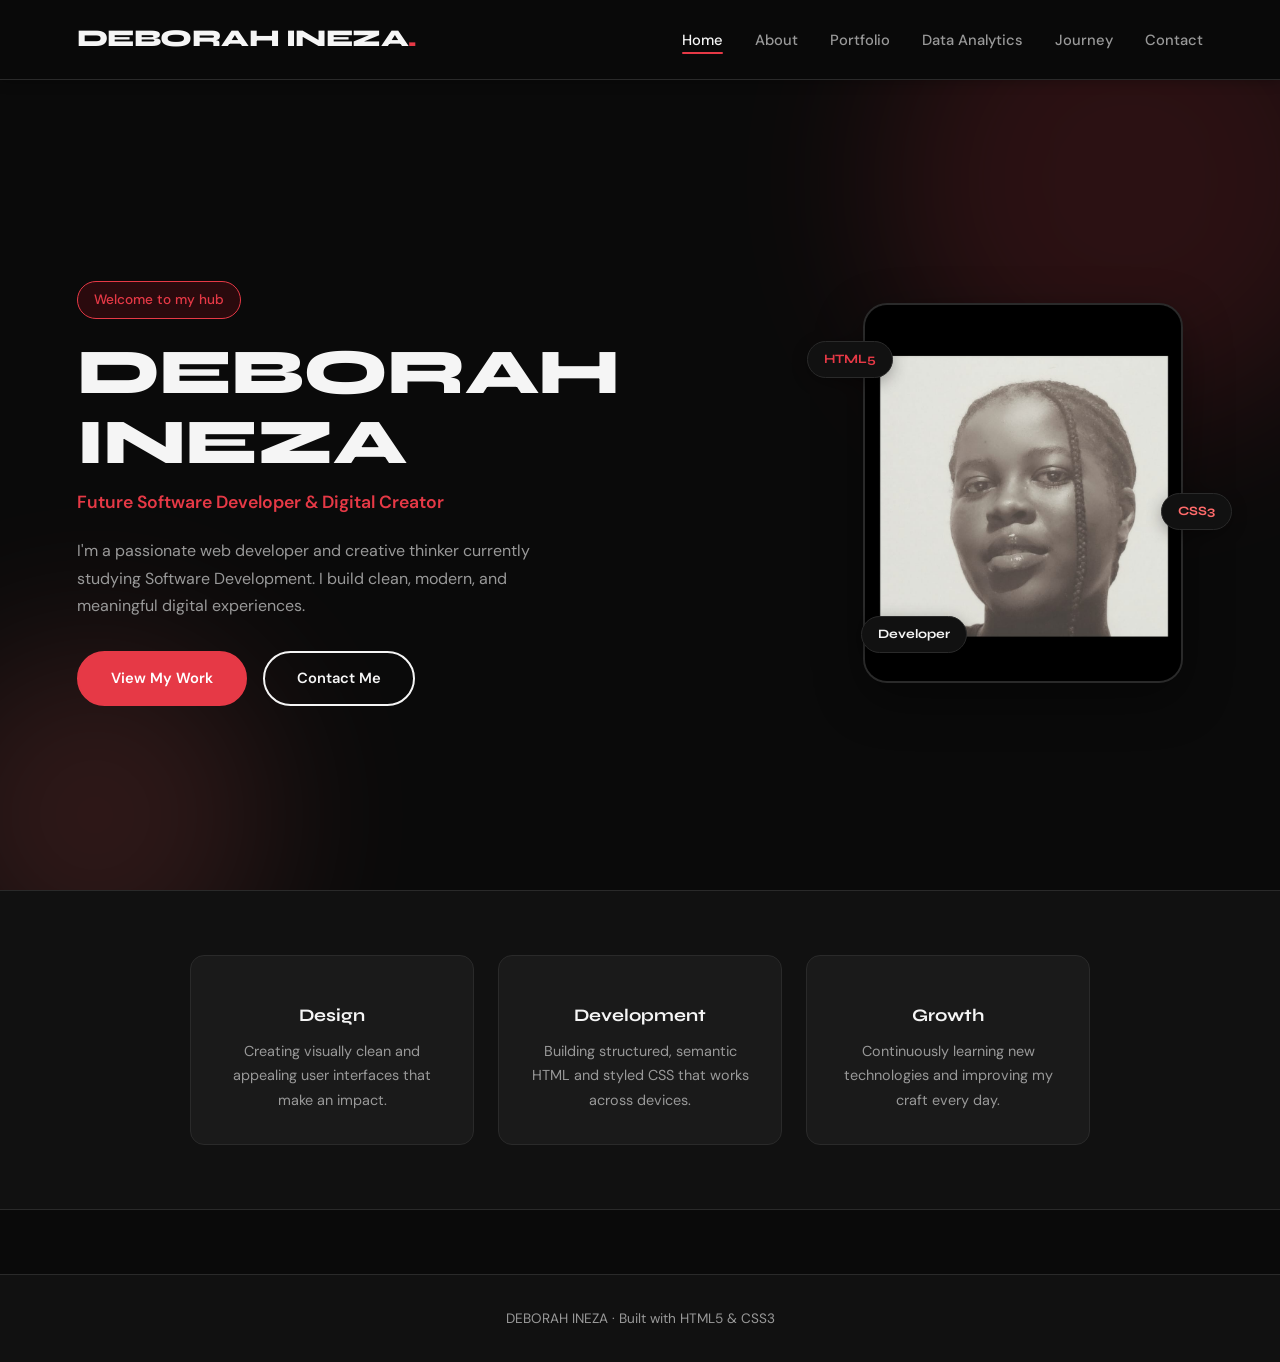
<file: index.html>
<!DOCTYPE html>
<html lang="en">

<head>
    <meta charset="UTF-8" />
    <meta name="viewport" content="width=device-width, initial-scale=1.0" />
    <title>Profile Hub | Home</title>
    <link rel="stylesheet" href="style.css" />
    <link
        href="https://fonts.googleapis.com/css2?family=Syne:wght@400;700;800&family=DM+Sans:ital,wght@0,300;0,400;0,500;1,300&display=swap"
        rel="stylesheet" />
</head>

<body>

    <!-- NAVIGATION -->
    <nav class="navbar">
        <div class="nav-logo">DEBORAH INEZA<span>.</span></div>
       <ul class="nav-links" id="navLinks">
    <li><a href="index.html" class="active">Home</a></li>
    <li><a href="about.html">About</a></li>
    <li><a href="portfolio.html">Portfolio</a></li>
    <li><a href="data.html">Data Analytics</a></li>
    <li><a href="journey.html">Journey</a></li>
    <li><a href="contact.html">Contact</a></li>
        </ul>
        <div class="hamburger" id="hamburger">
            <span></span>
            <span></span>
            <span></span>
        </div>
    </nav>

    <!-- HERO SECTION -->
    <section class="hero">
        <div class="hero-bg-circle circle-1"></div>
        <div class="hero-bg-circle circle-2"></div>

        <div class="hero-content">
            <p class="hero-tag">Welcome to my hub</p>
            <h1 class="hero-name">DEBORAH INEZA </h1>
            <p class="hero-tagline">Future Software Developer &amp; Digital Creator</p>
            <p class="hero-intro">
                I'm a passionate web developer and creative thinker currently studying Software Development.
                I build clean, modern, and meaningful digital experiences.
            <div class="hero-buttons">
                <a href="portfolio.html" class="btn btn-primary">View My Work</a>
                <a href="contact.html" class="btn btn-outline">Contact Me</a>
            </div>
        </div>

        <div class="hero-image-wrapper">
            <div class="hero-image-frame">
                <!-- Replace src with your own photo -->
                <img src="PFP.jpeg" alt="Your Name"  />

            </div>
            <div class="hero-badge badge-1">HTML5</div>
            <div class="hero-badge badge-2">CSS3</div>
            <div class="hero-badge badge-3">Developer</div>
        </div>
    </section>

    <!-- FEATURED INTRO SECTION -->
    <section class="intro-section">
        <div class="intro-grid">
            <div class="intro-card">
                <div class="intro-icon"></div>
                <h3>Design</h3>
                <p>Creating visually clean and appealing user interfaces that make an impact.</p>
            </div>
            <div class="intro-card">
                <div class="intro-icon"></div>
                <h3>Development</h3>
                <p>Building structured, semantic HTML and styled CSS that works across devices.</p>
            </div>
            <div class="intro-card">
                <div class="intro-icon"></div>
                <h3>Growth</h3>
                <p>Continuously learning new technologies and improving my craft every day.</p>
            </div>
        </div>
    </section>

    <!-- FOOTER -->
    <footer class="footer">
        <p>DEBORAH INEZA · Built with HTML5 &amp; CSS3</p>
    </footer>

    <script>
        const hamburger = document.getElementById('hamburger');
        const navLinks = document.getElementById('navLinks');
        hamburger.addEventListener('click', () => {
            hamburger.classList.toggle('active');
            navLinks.classList.toggle('active');
        });
    </script>

</body>
</html>
</file>
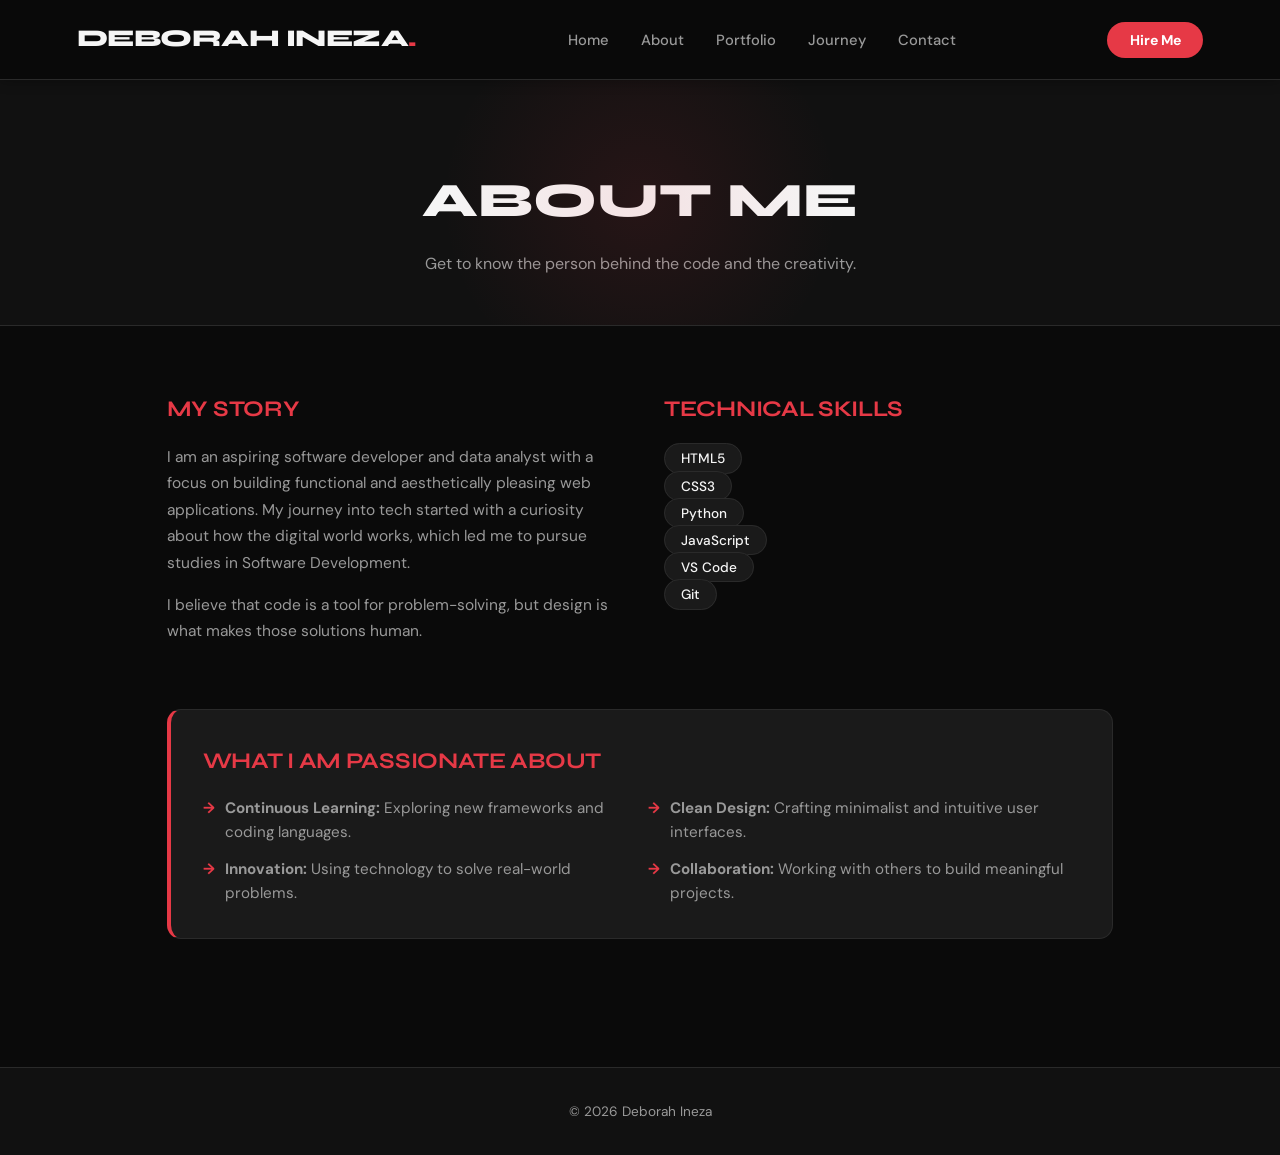
<file: about.html>
<!DOCTYPE html>
<html lang="en">

<head>
    <meta charset="UTF-8">
    <meta name="viewport" content="width=device-width, initial-scale=1.0">
    <title>About Me | Profile Hub</title>
    <link rel="stylesheet" href="style.css">
    <link
        href="https://fonts.googleapis.com/css2?family=Syne:wght@400;700;800&family=DM+Sans:wght@300;400;500&display=swap"
        rel="stylesheet">
</head>

<body>

   <nav class="navbar">
    <div class="nav-logo">DEBORAH INEZA<span>.</span></div>
    <ul class="nav-links" id="navLinks">
        <li><a href="index.html">Home</a></li>
        <li><a href="about.html">About</a></li>
        <li><a href="portfolio.html">Portfolio</a></li>
        <li><a href="journey.html">Journey</a></li>
        <li><a href="contact.html">Contact</a></li>
    </ul>
    <div class="nav-cta"><a href="contact.html">Hire Me</a></div>
    <div class="hamburger" id="hamburger">
        <span></span>
        <span></span>
        <span></span>
    </div>
</nav>

    <header class="page-header">
        <h1>ABOUT ME</h1>
        <p>Get to know the person behind the code and the creativity.</p>
    </header>

    <main class="about-section">
        <div class="about-grid">

            <article class="about-bio">
                <h2>MY STORY</h2>
                <p>
                    I am an aspiring software developer and data analyst with a focus on building
                    functional and aesthetically pleasing web applications. My journey into tech
                    started with a curiosity about how the digital world works, which led me to
                    pursue studies in Software Development.
                </p>
                <p>
                    I believe that code is a tool for problem-solving, but design is what makes those
                    solutions human.
                </p>
            </article>

            <section class="skills-section">
                <h2>TECHNICAL SKILLS</h2>
                <div class="skills-grid">
                    <ul>
                        <li><span class="skill-tag">HTML5</span></li>
                        <li><span class="skill-tag">CSS3</span></li>
                        <li><span class="skill-tag">Python</span></li>
                        <li><span class="skill-tag">JavaScript</span></li>
                        <li><span class="skill-tag">VS Code</span></li>
                        <li><span class="skill-tag">Git</span></li>
                    </ul>
                </div>

            </section>
        </div>

        <section class="passion-section">
            <h2>WHAT I AM PASSIONATE ABOUT </h2>
            <ul class="passion-list">
                <li><strong>Continuous Learning:</strong> Exploring new frameworks and coding languages.</li>
                <li><strong>Clean Design:</strong> Crafting minimalist and intuitive user interfaces.</li>
                <li><strong>Innovation:</strong> Using technology to solve real-world problems.</li>
                <li><strong>Collaboration:</strong> Working with others to build meaningful projects.</li>
            </ul>
        </section>
    </main>

    <footer class="footer">
        <p>© 2026 Deborah Ineza </p>
    </footer>
<script>
    const hamburger = document.getElementById('hamburger');
    const navLinks = document.getElementById('navLinks');
    hamburger.addEventListener('click', () => {
        hamburger.classList.toggle('active');
        navLinks.classList.toggle('active');
    });
</script>
</body>

</html>
</file>
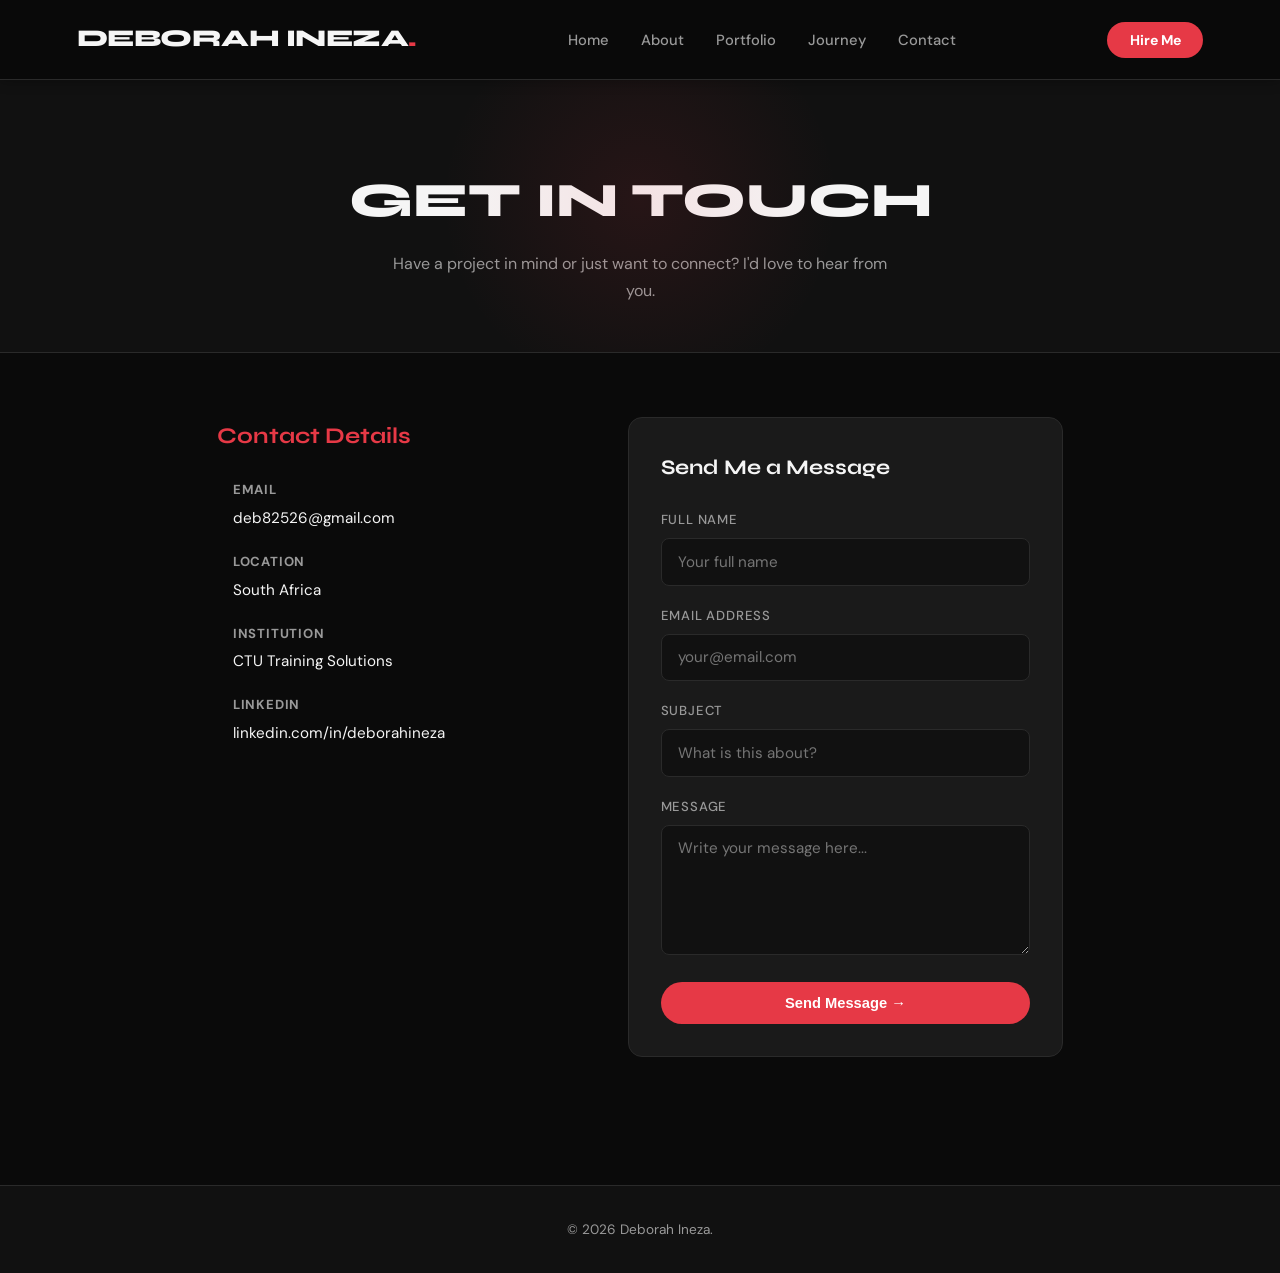
<file: contact.html>
<!DOCTYPE html>
<html lang="en">

<head>
    <meta charset="UTF-8">
    <meta name="viewport" content="width=device-width, initial-scale=1.0">
    <title>Contact | Profile Hub</title>
    <link rel="stylesheet" href="style.css">
    <link
        href="https://fonts.googleapis.com/css2?family=Syne:wght@400;700;800&family=DM+Sans:wght@300;400;500&display=swap"
        rel="stylesheet">
</head>

<body>
<nav class="navbar">
    <div class="nav-logo">DEBORAH INEZA<span>.</span></div>
    <ul class="nav-links" id="navLinks">
        <li><a href="index.html">Home</a></li>
        <li><a href="about.html">About</a></li>
        <li><a href="portfolio.html">Portfolio</a></li>
        <li><a href="journey.html">Journey</a></li>
        <li><a href="contact.html">Contact</a></li>
    </ul>
    <div class="nav-cta"><a href="contact.html">Hire Me</a></div>
    <div class="hamburger" id="hamburger">
        <span></span>
        <span></span>
        <span></span>
    </div>
</nav>

    <header class="page-header">
        <h1>GET IN TOUCH</h1>
        <p>Have a project in mind or just want to connect? I'd love to hear from you.</p>
    </header>

    <main class="contact-section">

        <!-- CONTACT DETAILS -->
        <section class="contact-info">
            <h2>Contact Details</h2>

            <div class="contact-detail">
                <span class="icon"></span>
                <div>
                    <strong>Email</strong>
                    <span>deb82526@gmail.com</span>
                    
                </div>
            </div>

            <div class="contact-detail">
                <span class="icon"></span>
                <div>
                    <strong>Location</strong>
                    <span>South Africa</span>
                </div>
            </div>

            <div class="contact-detail">
                <span class="icon"></span>
                <div>
                    <strong>Institution</strong>
                    <span>CTU Training Solutions</span>
                </div>
            </div>

            <div class="contact-detail">
                <span class="icon"></span>
                <div>
                    <strong>LinkedIn</strong>
<a href="https://www.linkedin.com/in/deborahineza" target="_blank" rel="noopener noreferrer">
    <span>linkedin.com/in/deborahineza</span>
</a>
                </div>
            </div>

        </section>

        <!-- CONTACT FORM -->
<!-- CONTACT FORM -->
<section class="contact-form">
    <h2>Send Me a Message</h2>

    <form action="https://formspree.io/f/mdeojvbz" method="POST">

        <div class="form-group">
            <label for="name">Full Name</label>
            <input type="text" id="name" name="name" placeholder="Your full name" required>
        </div>

        <div class="form-group">
            <label for="email">Email Address</label>
            <input type="email" id="email" name="email" placeholder="your@email.com" required>
        </div>

        <div class="form-group">
            <label for="subject">Subject</label>
            <input type="text" id="subject" name="subject" placeholder="What is this about?">
        </div>

        <div class="form-group">
            <label for="message">Message</label>
            <textarea id="message" name="message" placeholder="Write your message here..." required></textarea>
        </div>

        <button type="submit" class="btn btn-primary" style="width:100%; border:none;">
            Send Message →
        </button>

    </form>
</section>

    </main>

    <footer class="footer">
        <p>© 2026 Deborah Ineza. </p>
    </footer>
<script>
    const hamburger = document.getElementById('hamburger');
    const navLinks = document.getElementById('navLinks');
    hamburger.addEventListener('click', () => {
        hamburger.classList.toggle('active');
        navLinks.classList.toggle('active');
    });
</script>
</body>

</html>
</file>
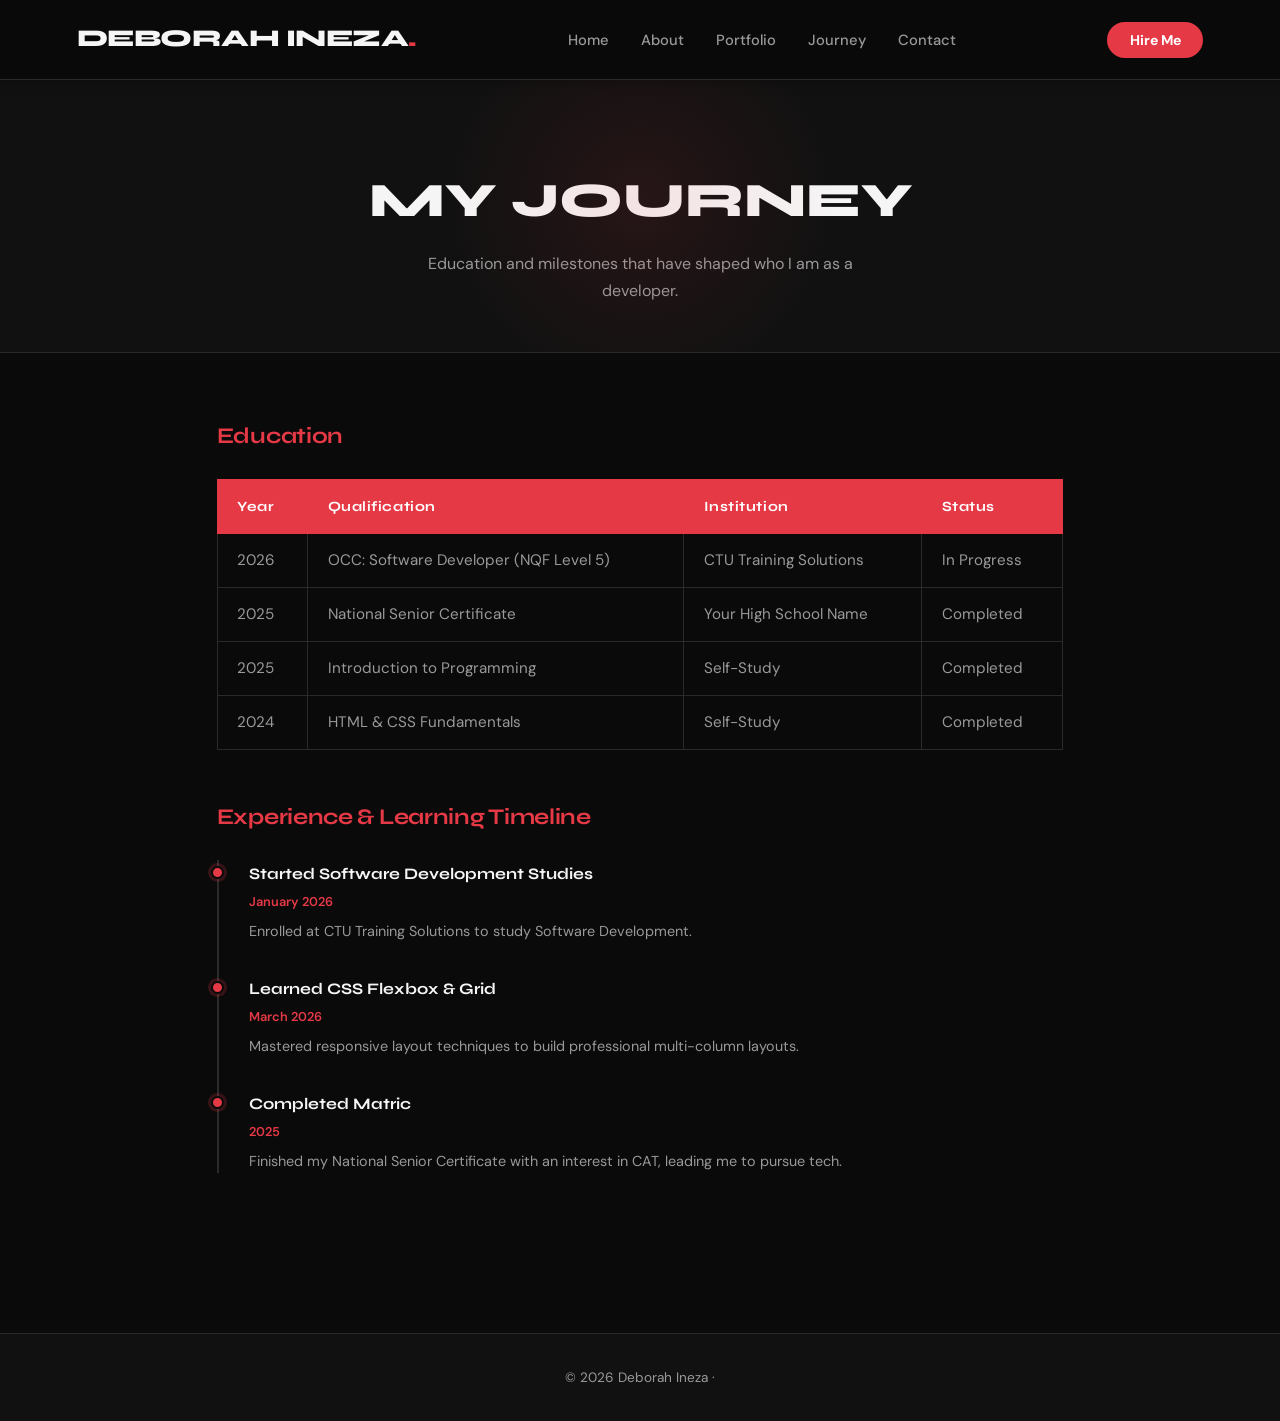
<file: journey.html>
<!DOCTYPE html>
<html lang="en">

<head>
    <meta charset="UTF-8">
    <meta name="viewport" content="width=device-width, initial-scale=1.0">
    <title>Journey | Profile Hub</title>
    <link rel="stylesheet" href="style.css">
    <link
        href="https://fonts.googleapis.com/css2?family=Syne:wght@400;700;800&family=DM+Sans:wght@300;400;500&display=swap"
        rel="stylesheet">
</head>

<body>

  <nav class="navbar">
    <div class="nav-logo">DEBORAH INEZA<span>.</span></div>
    <ul class="nav-links" id="navLinks">
        <li><a href="index.html">Home</a></li>
        <li><a href="about.html">About</a></li>
        <li><a href="portfolio.html">Portfolio</a></li>
        <li><a href="journey.html">Journey</a></li>
        <li><a href="contact.html">Contact</a></li>
    </ul>
    <div class="nav-cta"><a href="contact.html">Hire Me</a></div>
    <div class="hamburger" id="hamburger">
        <span></span>
        <span></span>
        <span></span>
    </div>
</nav>
    <header class="page-header">
        <h1>MY JOURNEY</h1>
        <p>Education and milestones that have shaped who I am as a developer.</p>
    </header>

    <main class="journey-section">

        <!-- EDUCATION TABLE -->
        <h2>Education</h2>
        <table class="edu-table">
            <thead>
                <tr>
                    <th>Year</th>
                    <th>Qualification</th>
                    <th>Institution</th>
                    <th>Status</th>
                </tr>
            </thead>
            <tbody>
                <tr>
                    <td>2026</td>
                    <td>OCC: Software Developer (NQF Level 5)</td>
                    <td>CTU Training Solutions</td>
                    <td>In Progress</td>
                </tr>
                <tr>
                    <td>2025</td>
                    <td>National Senior Certificate</td>
                    <td>Your High School Name</td>
                    <td>Completed</td>
                </tr>
                <tr>
                    <td>2025</td>
                    <td>Introduction to Programming</td>
                    <td>Self-Study</td>
                    <td>Completed</td>
                </tr>
                <tr>
                    <td>2024</td>
                    <td>HTML & CSS Fundamentals</td>
                    <td>Self-Study</td>
                    <td>Completed</td>
                </tr>
            </tbody>
        </table>

        <!-- TIMELINE -->
        <h2>Experience & Learning Timeline</h2>
        <div class="timeline">

            <div class="timeline-item">
                <h3>Started Software Development Studies</h3>
                <p class="tl-date">January 2026</p>
                <p>Enrolled at CTU Training Solutions to study Software Development.</p>
            </div>



            <div class="timeline-item">
                <h3>Learned CSS Flexbox & Grid</h3>
                <p class="tl-date">March 2026</p>
                <p>Mastered responsive layout techniques to build professional multi-column layouts.</p>
            </div>

            <div class="timeline-item">
                <h3>Completed Matric</h3>
                <p class="tl-date">2025</p>
                <p>Finished my National Senior Certificate with an interest in CAT, leading me to pursue tech.</p>
            </div>

        </div>

    </main>

    <footer class="footer">
        <p>© 2026 Deborah Ineza · </p>
    </footer>
<script>
    const hamburger = document.getElementById('hamburger');
    const navLinks = document.getElementById('navLinks');
    hamburger.addEventListener('click', () => {
        hamburger.classList.toggle('active');
        navLinks.classList.toggle('active');
    });
</script>
</body>

</html>
</file>
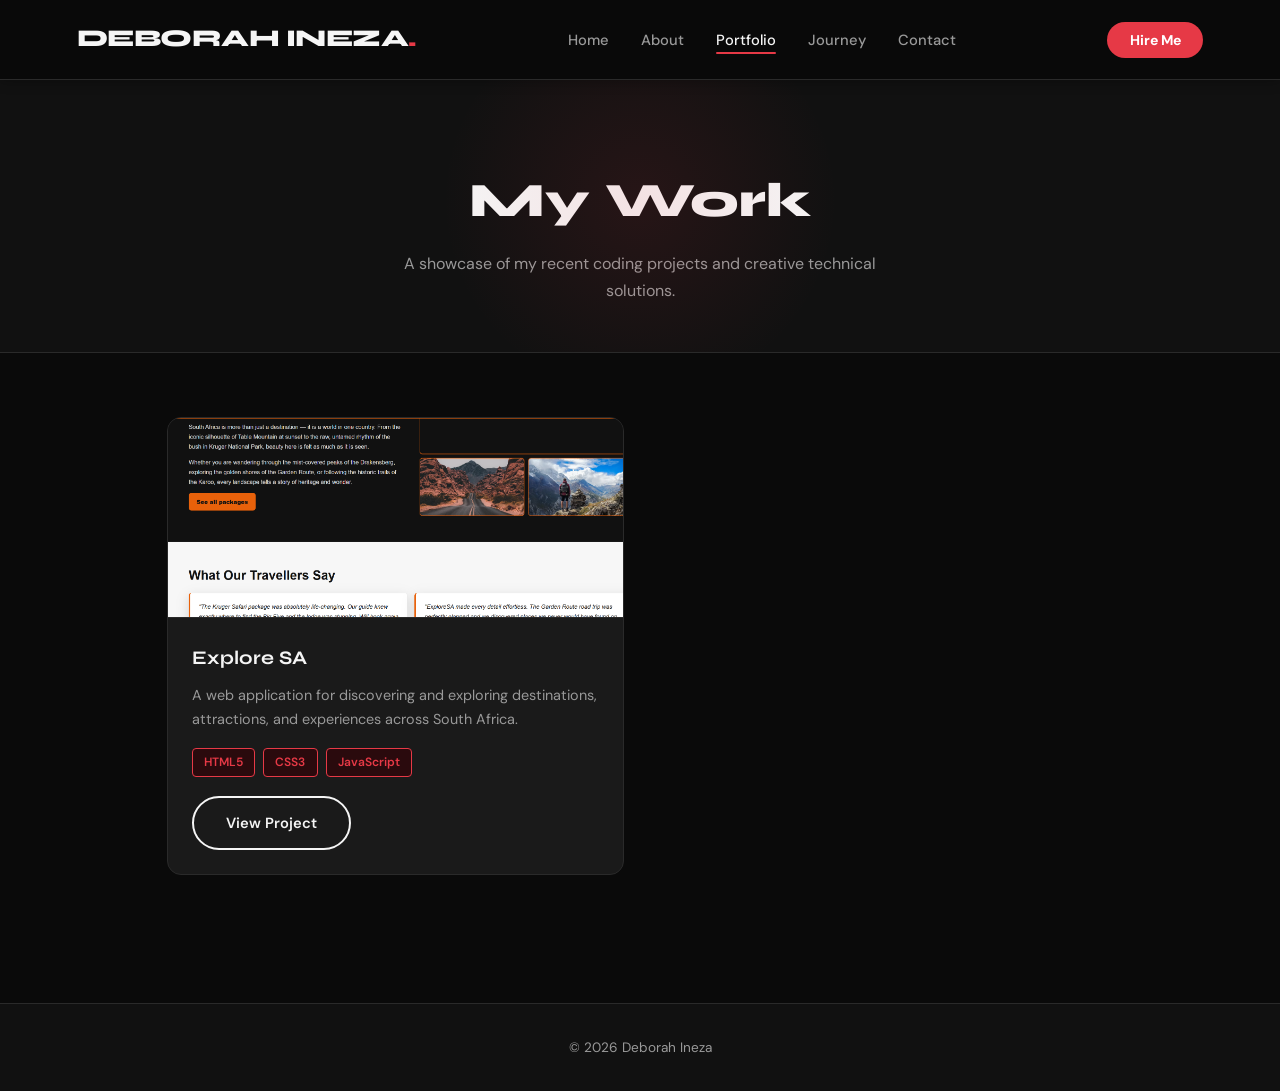
<file: portfolio.html>
<!DOCTYPE html>
<html lang="en">

<head>
    <meta charset="UTF-8">
    <meta name="viewport" content="width=device-width, initial-scale=1.0">
    <title>Portfolio | Profile Hub</title>
    <link rel="stylesheet" href="style.css">
    <link
        href="https://fonts.googleapis.com/css2?family=Syne:wght@400;700;800&family=DM+Sans:wght@300;400;500&display=swap"
        rel="stylesheet">
</head>

<body>

    <nav class="navbar">
        <div class="nav-logo">DEBORAH INEZA<span>.</span></div>
        <ul class="nav-links" id="navLinks">
            <li><a href="index.html">Home</a></li>
            <li><a href="about.html">About</a></li>
            <li><a href="portfolio.html" class="active">Portfolio</a></li>
            <li><a href="journey.html">Journey</a></li>
            <li><a href="contact.html">Contact</a></li>
        </ul>
        <div class="nav-cta"><a href="contact.html">Hire Me</a></div>
        <div class="hamburger" id="hamburger">
            <span></span>
            <span></span>
            <span></span>
        </div>
    </nav>

    <header class="page-header">
        <h1>My Work</h1>
        <p>A showcase of my recent coding projects and creative technical solutions.</p>
    </header>

    <main class="portfolio-section">
        <div class="portfolio-grid">

           
            <article class="project-card">
                <div class="project-image">
                    <img src="EXPLORESA.png" alt="Explore SA project screenshot"
                        onerror="this.parentElement.innerHTML='Screenshot Coming Soon'">
                </div>
                <div class="project-info">
                    <h3>Explore SA</h3>
                    <p>A web application for discovering and exploring destinations, attractions, and experiences
                        across South Africa.</p>
                    <div class="project-tech">
                        <span class="tech-tag">HTML5</span>
                        <span class="tech-tag">CSS3</span>
                        <span class="tech-tag">JavaScript</span>
                    </div>
                    <a href="https://deborahineza252.github.io/explore-SA/" target="_blank"
                        rel="noopener noreferrer" class="btn btn-outline">View Project</a>
                </div>
            </article>

        </div>
    </main>

    <footer class="footer">
        <p>© 2026 Deborah Ineza</p>
    </footer>

    <script>
        const hamburger = document.getElementById('hamburger');
        const navLinks = document.getElementById('navLinks');
        hamburger.addEventListener('click', () => {
            hamburger.classList.toggle('active');
            navLinks.classList.toggle('active');
        });
    </script>

</body>

</html>
</file>
<file: style.css>
@import url('https://fonts.googleapis.com/css2?family=Syne:wght@400;700;800&family=DM+Sans:ital,wght@0,300;0,400;0,500;1,300&display=swap');

/* ---------- CSS VARIABLES (Color Theme) ---------- */
:root {
  --bg: #0a0a0a;
  --surface: #111111;
  --card: #1a1a1a;
  --accent: #e63946;
  --accent2: #ff6b6b;
  --accent-lt: #2a0a0d;
  --text: #f5f5f5;
  --muted: #999999;
  --border: #2a2a2a;
  --radius: 14px;
  --font-head: 'Syne', sans-serif;
  --font-body: 'DM Sans', sans-serif;
  --transition: 0.3s ease;
}

/* ---------- RESET & BASE ---------- */
*,
*::before,
*::after {
  margin: 0;
  padding: 0;
  box-sizing: border-box;
}

html {
  scroll-behavior: smooth;
}

body {
  background-color: var(--bg);
  color: var(--text);
  font-family: var(--font-body);
  font-size: 16px;
  line-height: 1.7;
  min-height: 100vh;
}

img {
  max-width: 100%;
  display: block;
}

a {
  text-decoration: none;
  color: inherit;
}

ul {
  list-style: none;
}

/* ---------- NAVIGATION BAR ---------- */
.navbar {
  display: flex;
  align-items: center;
  justify-content: space-between;
  padding: 1.2rem 6%;
  position: sticky;
  top: 0;
  z-index: 100;
  background: rgba(10, 10, 10, 0.95);
  backdrop-filter: blur(12px);
  -webkit-backdrop-filter: blur(12px);
  border-bottom: 1px solid var(--border);
  box-shadow: 0 1px 12px rgba(0, 0, 0, 0.3);
}

.nav-logo {
  font-family: var(--font-head);
  font-size: 1.5rem;
  font-weight: 800;
  letter-spacing: -0.5px;
  color: var(--text);
}

.nav-logo span {
  color: var(--accent);
}

.nav-links {
  display: flex;
  gap: 2rem;
}

.nav-links a {
  font-size: 0.92rem;
  font-weight: 500;
  color: var(--muted);
  transition: color var(--transition);
  position: relative;
  padding-bottom: 4px;
}

.nav-links a::after {
  content: '';
  position: absolute;
  bottom: 0;
  left: 0;
  width: 0;
  height: 2px;
  background: var(--accent);
  border-radius: 2px;
  transition: width var(--transition);
}

.nav-links a:hover,
.nav-links a.active {
  color: var(--text);
}

.nav-links a:hover::after,
.nav-links a.active::after {
  width: 100%;
}

.nav-cta a {
  background: var(--accent);
  color: #fff;
  padding: 0.55rem 1.4rem;
  border-radius: 50px;
  font-weight: 700;
  font-size: 0.88rem;
  transition: background var(--transition), transform var(--transition);
}

.nav-cta a:hover {
  background: var(--accent2);
  transform: scale(1.05);
}

/* ---------- HAMBURGER (mobile menu icon) ---------- */
.hamburger {
  display: none;
  flex-direction: column;
  gap: 5px;
  cursor: pointer;
  z-index: 200;
}

.hamburger span {
  width: 26px;
  height: 2px;
  background: var(--text);
  transition: all 0.3s ease;
}

.hamburger.active span:nth-child(1) {
  transform: translateY(7px) rotate(45deg);
}

.hamburger.active span:nth-child(2) {
  opacity: 0;
}

.hamburger.active span:nth-child(3) {
  transform: translateY(-7px) rotate(-45deg);
}

/* ---------- BUTTONS ---------- */
.btn {
  display: inline-block;
  padding: 0.8rem 2rem;
  border-radius: 50px;
  font-weight: 600;
  font-size: 0.92rem;
  transition: all var(--transition);
  cursor: pointer;
}

.btn-primary {
  background: var(--accent);
  color: #fff;
  border: 2px solid var(--accent);
}

.btn-primary:hover {
  background: var(--accent2);
  border-color: var(--accent2);
  transform: translateY(-2px);
  box-shadow: 0 8px 24px rgba(230, 57, 70, 0.35);
}

.btn-outline {
  border: 2px solid var(--text);
  color: var(--text);
  background: transparent;
}

.btn-outline:hover {
  background: var(--text);
  color: #000;
  transform: translateY(-2px);
}

/* ---------- HERO SECTION ---------- */
.hero {
  display: flex;
  align-items: center;
  justify-content: space-between;
  gap: 3rem;
  padding: 6rem 6% 5rem;
  position: relative;
  overflow: hidden;
  min-height: 90vh;
  background: var(--bg);
}

.hero-bg-circle {
  position: absolute;
  border-radius: 50%;
  filter: blur(80px);
  opacity: 0.15;
  pointer-events: none;
}

.circle-1 {
  width: 500px;
  height: 500px;
  background: var(--accent);
  top: -150px;
  right: -100px;
}

.circle-2 {
  width: 350px;
  height: 350px;
  background: var(--accent2);
  bottom: -100px;
  left: -80px;
}

.hero-content {
  flex: 1;
  max-width: 560px;
  animation: fadeUp 0.8s ease both;
}

.hero-tag {
  display: inline-block;
  background: var(--accent-lt);
  border: 1px solid var(--accent);
  border-radius: 50px;
  padding: 0.4rem 1rem;
  font-size: 0.85rem;
  color: var(--accent);
  font-weight: 500;
  margin-bottom: 1.2rem;
}

.hero-name {
  font-family: var(--font-head);
  font-size: clamp(2.5rem, 5vw, 4rem);
  font-weight: 800;
  line-height: 1.1;
  letter-spacing: -1px;
  margin-bottom: 0.6rem;
  color: var(--text);
}

.hero-tagline {
  font-size: 1.1rem;
  color: var(--accent);
  font-weight: 600;
  margin-bottom: 1.2rem;
}

.hero-intro {
  color: var(--muted);
  max-width: 480px;
  margin-bottom: 2rem;
  font-size: 1rem;
}

.hero-buttons {
  display: flex;
  gap: 1rem;
  flex-wrap: wrap;
}

.hero-image-wrapper {
  flex: 0 0 360px;
  position: relative;
  animation: fadeUp 0.8s 0.2s ease both;
}

.hero-image-frame {
  width: 320px;
  height: 380px;
  border-radius: 24px;
  overflow: hidden;
  border: 2px solid var(--border);
  background: var(--card);
  position: relative;
  margin: 0 auto;
  box-shadow: 0 16px 48px rgba(0, 0, 0, 0.4);
}

.hero-image-frame img {
  width: 100%;
  height: 100%;
  object-fit: cover;
}

.hero-image-placeholder {
  position: absolute;
  inset: 0;
  display: flex;
  align-items: center;
  justify-content: center;
  color: var(--muted);
  font-size: 0.9rem;
  background: var(--card);
}

.hero-badge {
  position: absolute;
  background: var(--surface);
  border: 1.5px solid var(--border);
  border-radius: 50px;
  padding: 0.4rem 1rem;
  font-size: 0.8rem;
  font-weight: 700;
  white-space: nowrap;
  box-shadow: 0 4px 16px rgba(0, 0, 0, 0.3);
  animation: float 3s ease-in-out infinite;
  font-family: var(--font-head);
}

.badge-1 {
  top: 10%;
  left: -10%;
  animation-delay: 0s;
  color: var(--accent);
}

.badge-2 {
  top: 50%;
  right: -8%;
  animation-delay: 0.5s;
  color: var(--accent2);
}

.badge-3 {
  bottom: 8%;
  left: 5%;
  animation-delay: 1s;
  color: var(--text);
}

/* ---------- INTRO CARDS SECTION ---------- */
.intro-section {
  padding: 4rem 6%;
  background: var(--surface);
  border-top: 1px solid var(--border);
  border-bottom: 1px solid var(--border);
}

.intro-grid {
  display: grid;
  grid-template-columns: repeat(3, 1fr);
  gap: 1.5rem;
  max-width: 900px;
  margin: 0 auto;
}

.intro-card {
  background: var(--card);
  border: 1px solid var(--border);
  border-radius: var(--radius);
  padding: 2rem;
  text-align: center;
  transition: transform var(--transition), border-color var(--transition), box-shadow var(--transition);
}

.intro-card:hover {
  transform: translateY(-6px);
  border-color: var(--accent);
  box-shadow: 0 12px 32px rgba(230, 57, 70, 0.15);
}

.intro-icon {
  font-size: 2rem;
  margin-bottom: 0.8rem;
}

.intro-card h3 {
  font-family: var(--font-head);
  font-size: 1.1rem;
  margin-bottom: 0.5rem;
  color: var(--text);
}

.intro-card p {
  color: var(--muted);
  font-size: 0.9rem;
}

/* ---------- PAGE HEADER ---------- */
.page-header {
  padding: 5rem 6% 3rem;
  text-align: center;
  border-bottom: 1px solid var(--border);
  background: var(--surface);
  position: relative;
  overflow: hidden;
}

.page-header::before {
  content: '';
  position: absolute;
  top: -80px;
  left: 50%;
  transform: translateX(-50%);
  width: 400px;
  height: 400px;
  background: radial-gradient(circle, rgba(230, 57, 70, 0.1) 0%, transparent 70%);
  pointer-events: none;
}

.page-header h1 {
  font-family: var(--font-head);
  font-size: clamp(2rem, 4vw, 3rem);
  font-weight: 800;
  margin-bottom: 0.5rem;
  color: var(--text);
}

.page-header p {
  color: var(--muted);
  max-width: 500px;
  margin: 0 auto;
}

/* ---------- ABOUT PAGE ---------- */
.about-section {
  padding: 4rem 6%;
  max-width: 1100px;
  margin: 0 auto;
}

.about-grid {
  display: grid;
  grid-template-columns: 1fr 1fr;
  gap: 3rem;
  align-items: start;
}

.about-bio h2,
.skills-section h2,
.passion-section h2 {
  font-family: var(--font-head);
  font-size: 1.4rem;
  margin-bottom: 1rem;
  color: var(--accent);
  letter-spacing: -0.3px;
}

.about-bio p {
  color: var(--muted);
  margin-bottom: 1rem;
  font-size: 0.97rem;
}

.skills-grid {
  display: flex;
  flex-wrap: wrap;
  gap: 0.6rem;
  margin-top: 0.8rem;
}

.skill-tag {
  background: var(--card);
  border: 1.5px solid var(--border);
  border-radius: 50px;
  padding: 0.35rem 1rem;
  font-size: 0.85rem;
  font-weight: 500;
  color: var(--text);
  transition: border-color var(--transition), color var(--transition), background var(--transition);
}

.skill-tag:hover {
  border-color: var(--accent);
  color: var(--accent);
  background: var(--accent-lt);
}

.passion-section {
  margin-top: 3rem;
  padding: 2rem;
  background: var(--card);
  border-radius: var(--radius);
  border: 1px solid var(--border);
  border-left: 4px solid var(--accent);
}

.passion-list {
  margin-top: 1rem;
  display: grid;
  grid-template-columns: 1fr 1fr;
  gap: 0.8rem;
}

.passion-list li {
  color: var(--muted);
  font-size: 0.95rem;
  padding-left: 1.4rem;
  position: relative;
  line-height: 1.6;
}

.passion-list li::before {
  content: '→';
  color: var(--accent);
  position: absolute;
  left: 0;
  font-weight: 700;
}

/* ---------- PORTFOLIO PAGE ---------- */
.portfolio-section {
  padding: 4rem 6%;
  max-width: 1100px;
  margin: 0 auto;
}

.portfolio-grid {
  display: grid;
  grid-template-columns: repeat(2, 1fr);
  gap: 2rem;
}

.project-card {
  background: var(--card);
  border: 1px solid var(--border);
  border-radius: var(--radius);
  overflow: hidden;
  transition: transform var(--transition), border-color var(--transition), box-shadow var(--transition);
}

.project-card:hover {
  transform: translateY(-6px);
  border-color: var(--accent);
  box-shadow: 0 16px 40px rgba(230, 57, 70, 0.15);
}

.project-image {
  height: 200px;
  background: var(--surface);
  display: flex;
  align-items: center;
  justify-content: center;
  color: var(--muted);
  font-size: 0.85rem;
  overflow: hidden;
  border-bottom: 1px solid var(--border);
}

.project-image img {
  width: 100%;
  height: 100%;
  object-fit: cover;
  transition: transform 0.4s ease;
}

.project-card:hover .project-image img {
  transform: scale(1.04);
}

.project-info {
  padding: 1.5rem;
}

.project-info h3 {
  font-family: var(--font-head);
  font-size: 1.2rem;
  margin-bottom: 0.5rem;
  color: var(--text);
}

.project-info p {
  color: var(--muted);
  font-size: 0.9rem;
  margin-bottom: 1rem;
}

.project-tech {
  display: flex;
  gap: 0.5rem;
  flex-wrap: wrap;
  margin-bottom: 1.2rem;
}

.tech-tag {
  background: var(--accent-lt);
  border: 1px solid var(--accent);
  border-radius: 4px;
  padding: 0.2rem 0.7rem;
  font-size: 0.75rem;
  color: var(--accent);
  font-weight: 600;
}

/* ---------- JOURNEY PAGE ---------- */
.journey-section {
  padding: 4rem 6%;
  max-width: 1000px;
  margin: 0 auto;
}

.journey-section h2 {
  font-family: var(--font-head);
  font-size: 1.4rem;
  margin-bottom: 1.5rem;
  color: var(--accent);
  letter-spacing: -0.3px;
}

.edu-table {
  width: 100%;
  border-collapse: collapse;
  margin-bottom: 3rem;
  font-size: 0.95rem;
}

.edu-table th {
  background: var(--accent);
  color: #fff;
  text-align: left;
  padding: 0.9rem 1.2rem;
  border: 1px solid var(--accent);
  font-family: var(--font-head);
  font-size: 0.88rem;
  letter-spacing: 0.04em;
}

.edu-table td {
  padding: 0.85rem 1.2rem;
  border: 1px solid var(--border);
  color: var(--muted);
}

.edu-table tr:hover td {
  background: var(--card);
  color: var(--text);
}

.timeline {
  position: relative;
  padding-left: 2rem;
}

.timeline::before {
  content: '';
  position: absolute;
  left: 0;
  top: 0;
  bottom: 0;
  width: 2px;
  background: var(--border);
}

.timeline-item {
  position: relative;
  margin-bottom: 2rem;
}

.timeline-item::before {
  content: '';
  position: absolute;
  left: -2.37rem;
  top: 6px;
  width: 13px;
  height: 13px;
  border-radius: 50%;
  background: var(--accent);
  border: 2px solid var(--bg);
  box-shadow: 0 0 0 3px rgba(230, 57, 70, 0.2);
}

.timeline-item h3 {
  font-family: var(--font-head);
  font-size: 1rem;
  margin-bottom: 0.2rem;
  color: var(--text);
}

.timeline-item .tl-date {
  font-size: 0.8rem;
  color: var(--accent);
  font-weight: 600;
  margin-bottom: 0.4rem;
}

.timeline-item p {
  color: var(--muted);
  font-size: 0.9rem;
}

/* ---------- CONTACT PAGE ---------- */
.contact-section {
  padding: 4rem 6%;
  max-width: 1000px;
  margin: 0 auto;
  display: grid;
  grid-template-columns: 1fr 1.2fr;
  gap: 3rem;
  align-items: start;
}

.contact-info h2 {
  font-family: var(--font-head);
  font-size: 1.4rem;
  margin-bottom: 1.5rem;
  color: var(--accent);
}

.contact-detail {
  display: flex;
  align-items: flex-start;
  gap: 1rem;
  margin-bottom: 1.2rem;
}

.contact-detail .icon {
  font-size: 1.3rem;
  margin-top: 2px;
}

.contact-detail strong {
  display: block;
  font-size: 0.82rem;
  color: var(--muted);
  text-transform: uppercase;
  letter-spacing: 0.06em;
  margin-bottom: 0.15rem;
}

.contact-detail span {
  font-size: 0.95rem;
  color: var(--text);
}

.contact-form {
  background: var(--card);
  border: 1px solid var(--border);
  border-radius: var(--radius);
  padding: 2rem;
}

.contact-form h2 {
  font-family: var(--font-head);
  font-size: 1.3rem;
  margin-bottom: 1.5rem;
  color: var(--text);
}

.form-group {
  margin-bottom: 1.2rem;
}

.form-group label {
  display: block;
  font-size: 0.82rem;
  color: var(--muted);
  margin-bottom: 0.4rem;
  text-transform: uppercase;
  letter-spacing: 0.06em;
  font-weight: 500;
}

.form-group input,
.form-group textarea {
  width: 100%;
  background: var(--surface);
  border: 1.5px solid var(--border);
  border-radius: 8px;
  padding: 0.8rem 1rem;
  color: var(--text);
  font-family: var(--font-body);
  font-size: 0.95rem;
  outline: none;
  transition: border-color var(--transition), box-shadow var(--transition);
}

.form-group input:focus,
.form-group textarea:focus {
  border-color: var(--accent);
  box-shadow: 0 0 0 3px rgba(230, 57, 70, 0.15);
}

.form-group textarea {
  resize: vertical;
  min-height: 130px;
}

/* ---------- FOOTER ---------- */
.footer {
  text-align: center;
  padding: 2rem;
  border-top: 1px solid var(--border);
  color: var(--muted);
  font-size: 0.85rem;
  margin-top: 4rem;
  background: var(--surface);
}

/* ---------- ANIMATIONS ---------- */
@keyframes fadeUp {
  from {
    opacity: 0;
    transform: translateY(30px);
  }

  to {
    opacity: 1;
    transform: translateY(0);
  }
}

@keyframes float {

  0%,
  100% {
    transform: translateY(0);
  }

  50% {
    transform: translateY(-8px);
  }
}

/* ---------- RESPONSIVE ---------- */
@media (max-width: 900px) {
  .hero {
    flex-direction: column;
    text-align: center;
    padding-top: 4rem;
    min-height: auto;
  }

  .hero-buttons {
    justify-content: center;
  }

  .hero-image-wrapper {
    flex: none;
    width: 100%;
  }

  .hero-image-frame {
    width: 260px;
    height: 300px;
  }

  .intro-grid {
    grid-template-columns: 1fr;
  }

  .about-grid {
    grid-template-columns: 1fr;
  }

  .portfolio-grid {
    grid-template-columns: 1fr;
  }

  .contact-section {
    grid-template-columns: 1fr;
  }

  .passion-list {
    grid-template-columns: 1fr;
  }

  .navbar {
    padding: 1rem 4%;
    position: relative;
    flex-wrap: wrap;
  }

  .hamburger {
    display: flex;
  }

  .nav-cta {
    display: none;
  }

  .nav-links {
    position: absolute;
    top: 100%;
    left: 0;
    width: 100%;
    flex-direction: column;
    align-items: center;
    gap: 0;
    background: var(--surface);
    border-bottom: 1px solid var(--border);
    max-height: 0;
    overflow: hidden;
    transition: max-height 0.35s ease;
  }

  .nav-links.active {
    max-height: 500px;
  }

  .nav-links li {
    width: 100%;
    text-align: center;
  }

  .nav-links a {
    display: block;
    padding: 1rem;
    border-bottom: 1px solid var(--border);
  }
}
</file>
